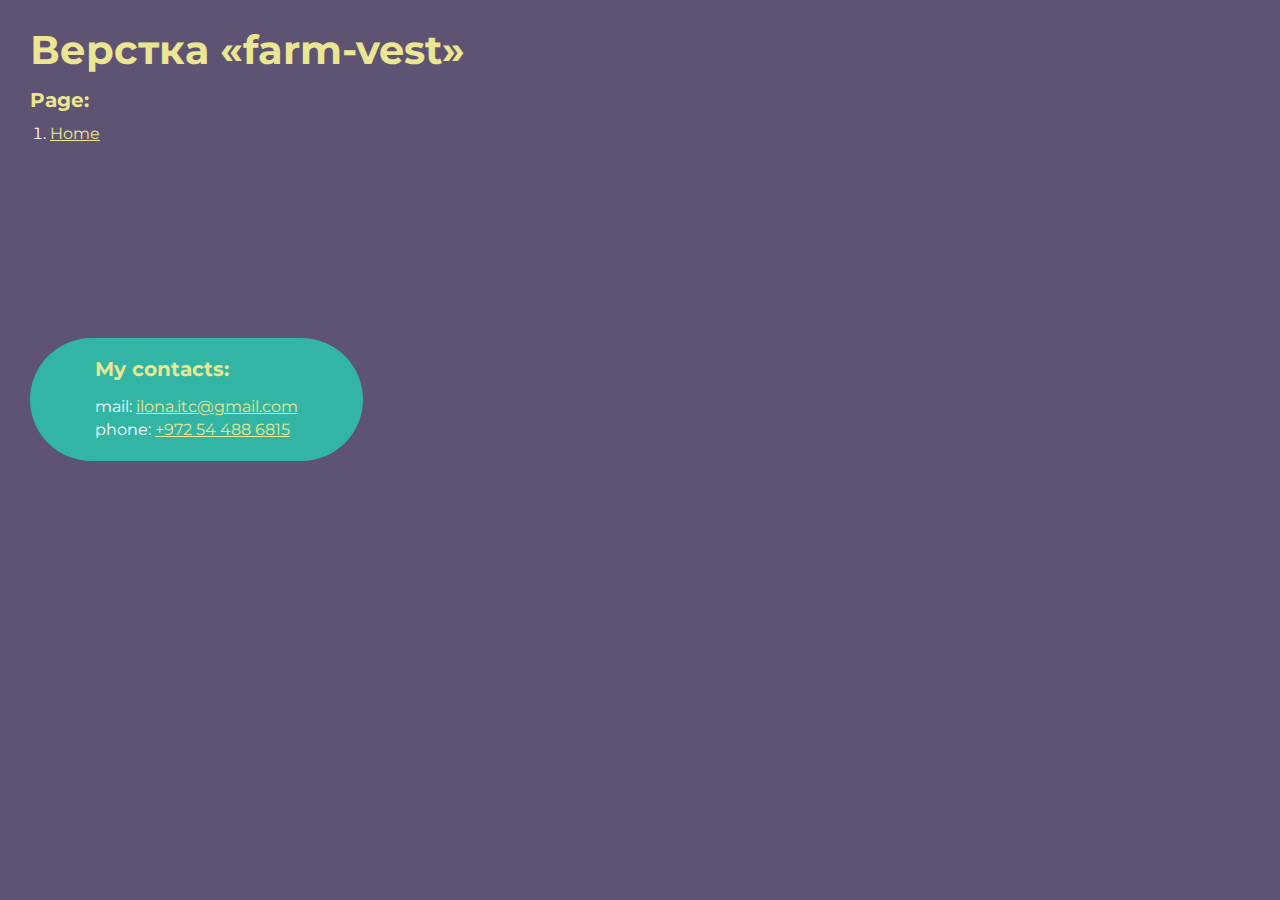
<file: index.html>
<!DOCTYPE html>
<html>

<head>
	<meta charset="UTF-8" />
	<meta name="viewport" content="width=device-width, initial-scale=1.0" />
	<title>Site «farm-vest»</title>
</head>

<body>
	<div class="rootpage">
		<h1>Верстка «farm-vest»</h1>
		<!-- <div class="rootpage__info">Особенности проекта</div> -->
		<h2>Page:</h2>
		<ol class="rootpage__list">
			<li><a target="_blank" href="home.html">Home</a></li>
		</ol>
		<!-- <h2>Попапы:</h2> -->
		<!-- <ol class="rootpage__list">
        <li><a target="_blank" href="home.html#"></a></li>
      </ol> -->
		<!-- <div class="rootpage__tnx">
				<h2>Спасибо за заказ!</h2>
				<p>Буду рад (а) хорошему отзыву.</p>
				<p>Обращайтесь еще!</p>
			</div> -->
		<div class="rootpage__contacts">
			<h2>My contacts:</h2>
			<p>mail: <a href="mailto:ilona.itc@gmail.com">ilona.itc@gmail.com</a></p>
			<p>phone: <a href="tel:+972544886815">+972 54 488 6815</a></p>
			<!-- <p>Соц. сеть: <a href="">ссылка на соц. сеть</a></p> -->
		</div>
	</div>
</body>
<style>
	@charset "UTF-8";
	@import url("https://fonts.googleapis.com/css?family=Montserrat:regular,700&display=swap");

	*,
	*::before,
	*::after {
		padding: 0px;
		margin: 0px;
		border: 0px;
		box-sizing: border-box;
	}

	html,
	body {
		height: 100%;
		margin: 0;
		padding: 0;
		min-width: 320px;
		width: 100%;
		color: #fff;
		background-color: #5e5373;
	}

	body {
		font-family: Montserrat;
		font-size: 100%;
		line-height: 1;
		font-size: 1rem;
	}

	a {
		text-decoration: underline;
		color: #ebe691;
	}

	a:visited {
		text-decoration: underline;
		color: #aaa768;
	}

	a:hover {
		text-decoration: none;
	}

	ul li {
		list-style: none;
	}

	img {
		vertical-align: top;
	}

	.wrapper {
		width: 100%;
		min-height: 100%;
		overflow: hidden;
	}

	.rootpage {
		padding: 30px;
		display: flex;
		flex-direction: column;
		align-items: flex-start;
	}

	@media (max-width: 767px) {
		.rootpage {
			padding: 30px 15px;
		}
	}

	h1 {
		color: #ebe691;
		font-size: 2.5rem;
		margin: 0px 0px 1.25rem 0px;
	}

	@media (max-width: 767px) {
		h1 {
			font-size: 1.85rem;
			margin: 0px 0px 1.25rem 0px;
		}
	}

	h2 {
		color: #ebe691;
		font-size: 1.25rem;
		margin: 0px 0px 1rem 0px;
	}

	@media (max-width: 767px) {
		h2 {
			font-size: 1.125rem;
			margin: 0px 0px 1rem 0px;
		}
	}

	.rootpage__info {
		line-height: 140%;
		margin: 0px 0px 1.5rem 0px;
	}

	.rootpage__list {
		margin: 0px 0px 12.25rem 1.25rem;
	}

	.rootpage__list li:not(:last-child) {
		margin: 0px 0px 15px 0px;
	}

	.rootpage__contacts,
	.rootpage__tnx {
		border-radius: 200px;
		padding: 20px 65px;
		line-height: 140%;
	}

	@media (max-width: 767px) {

		.rootpage__contacts,
		.rootpage__tnx {
			border-radius: 40px;
			padding: 20px;
		}
	}

	.rootpage__contacts {
		background: #32b5a4;
	}

	.rootpage__contacts a {
		color: #ebe691;
	}

	.rootpage__tnx {
		background: #c22d63;
		margin: 0px 0px 1rem 0px;
	}
</style>

</html>
</file>
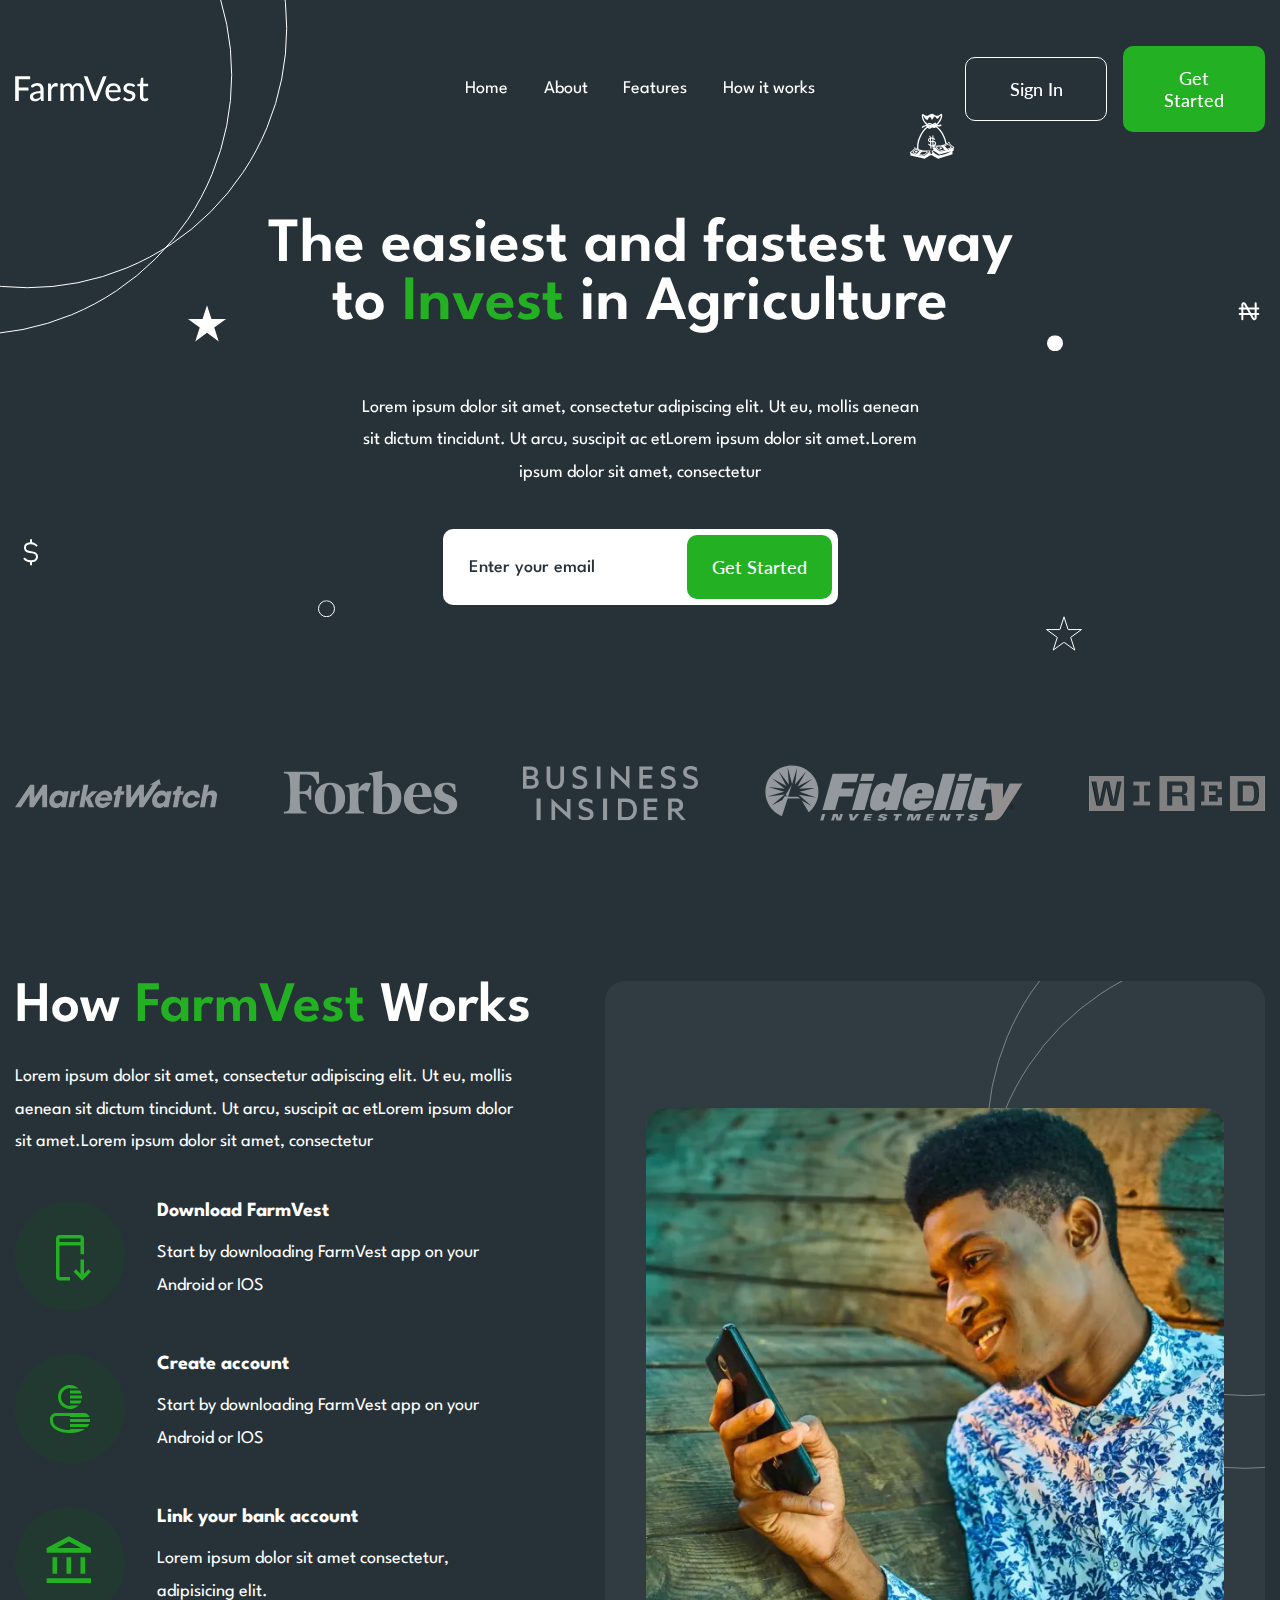
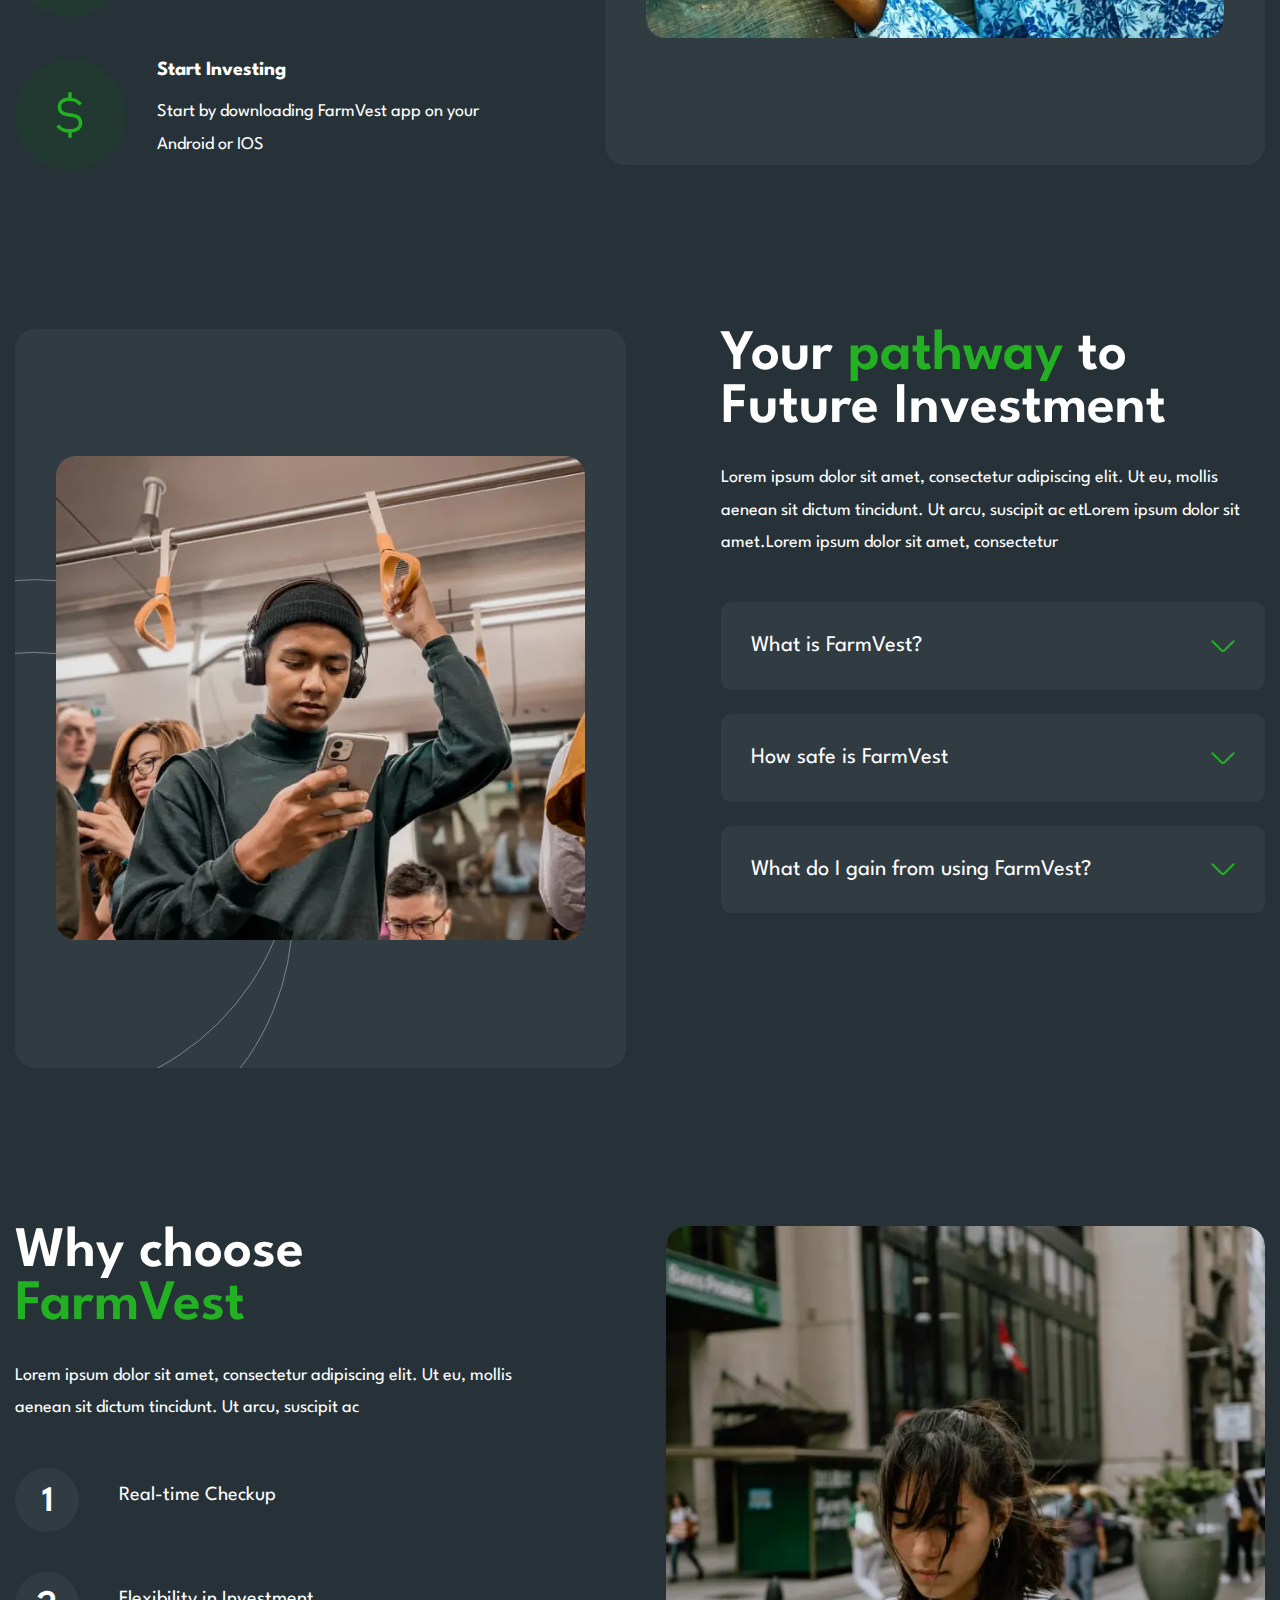
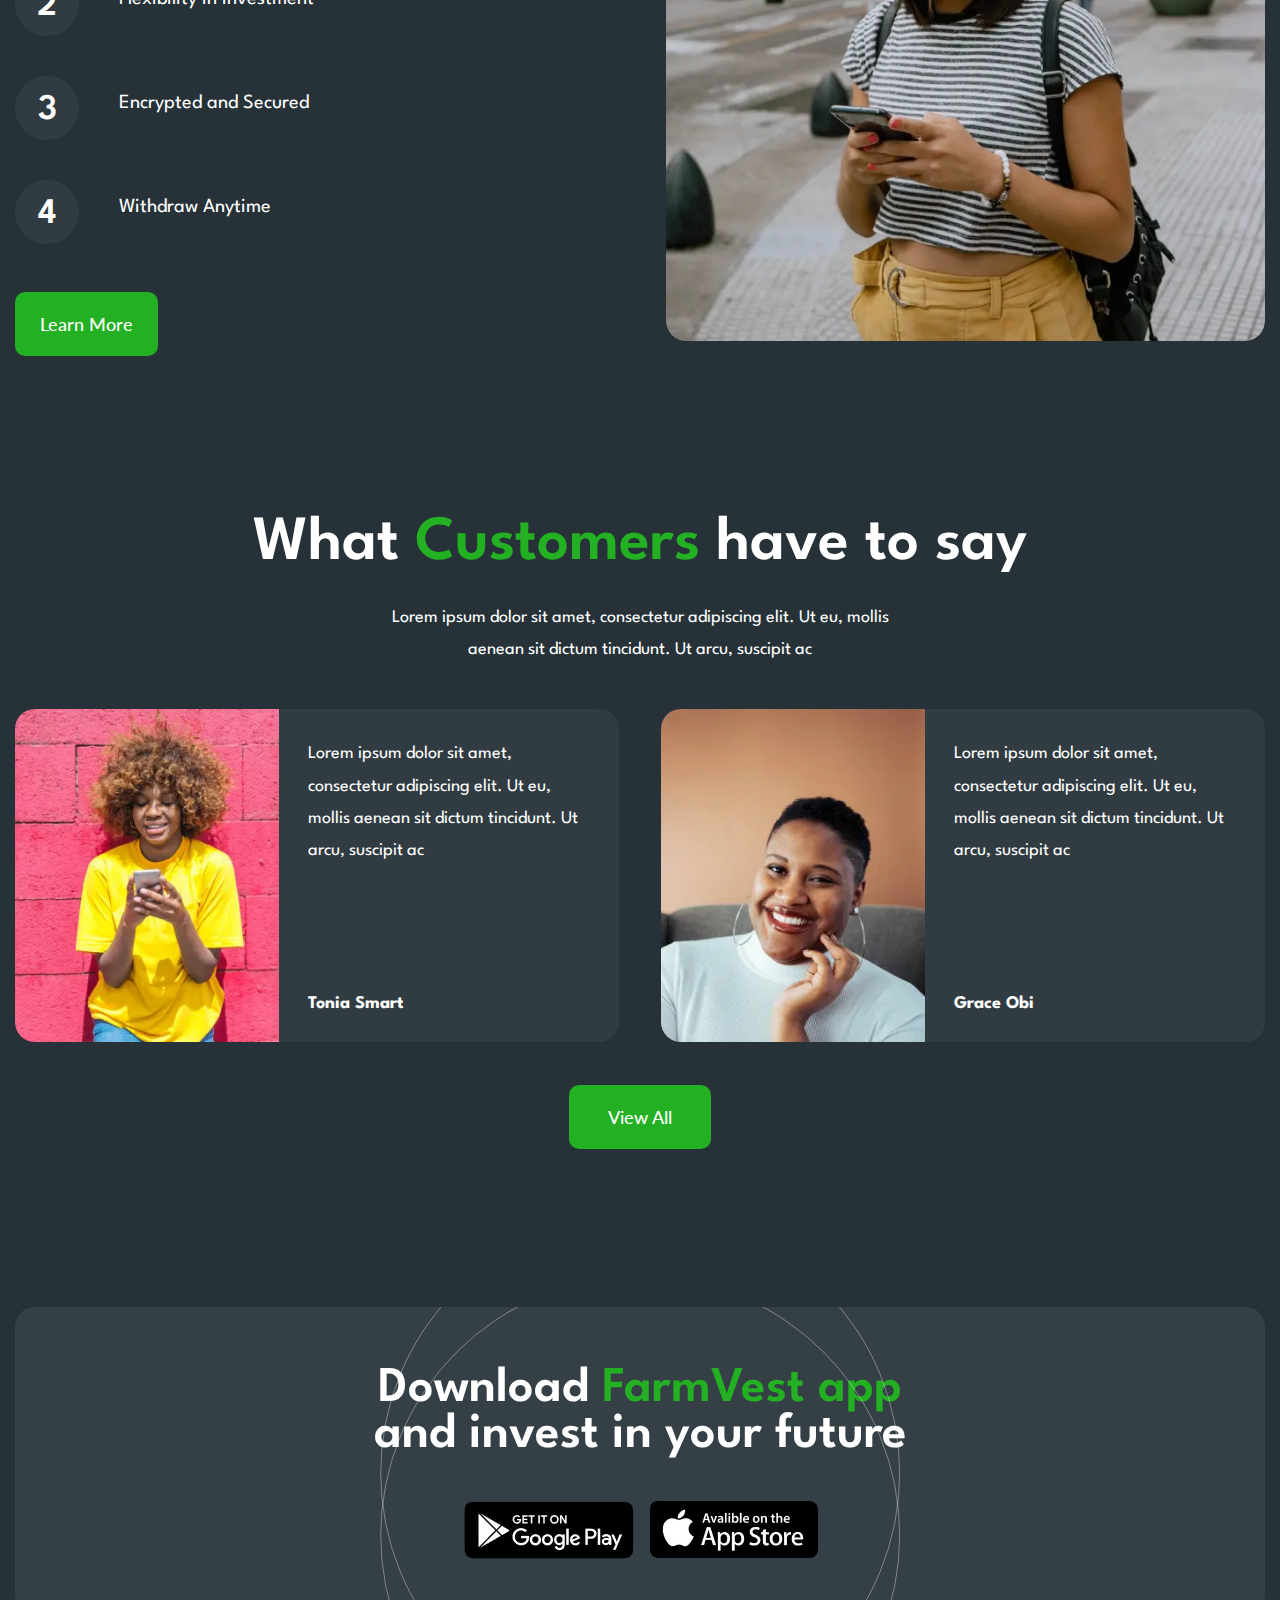
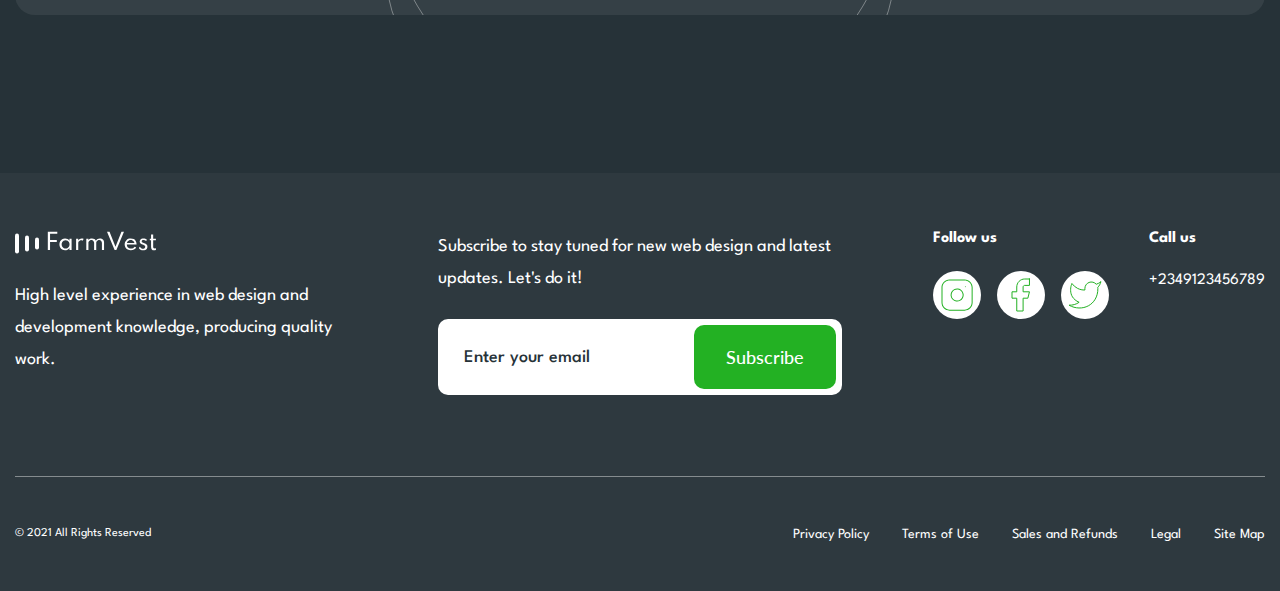
<file: home.html>
<!DOCTYPE html>
<html lang="en">

<head>
	<title>FarmVest</title>
	<meta charset="UTF-8">
	<meta name="format-detection" content="telephone=no">
	<!-- <style>body{opacity: 0;}</style> -->
	<link rel="stylesheet" href="css/style.min.css?_v=20220717135313">
	<link rel="shortcut icon" href="favicon.ico">
	<!-- <meta name="robots" content="noindex, nofollow"> -->
	<meta name="viewport" content="width=device-width, initial-scale=1.0">
</head>

<body>
	<div class="wrapper">
		<header class="header">
			<div class="header__container-big">
				<a href="" class="header__logo"><img src="img/logo.svg" alt="Logo" /></a>
				<div class="header__menu menu">
					<nav class="menu__body">
						<ul class="menu__list">
							<li class="menu__item"><a href="" class="menu__link">Home</a></li>
							<li class="menu__item"><a href="" class="menu__link">About</a></li>
							<li class="menu__item"><a href="" class="menu__link">Features</a></li>
							<li class="menu__item"><a href="" class="menu__link">How it works</a></li>
						</ul>
					</nav>
				</div>
				<div class="header__actions">
					<button type="button" class="header__button button button_border">Sign In</button>
					<button type="button" data-da=".menu__body,767.98" class="header__button button">Get Started</button>
					<button type="button" class="icon-menu"><span></span></button>
				</div>
			</div>
		</header>

		<main class="page">
			<section class="page__main main-block">
				<div data-prlx-parent class="main-block__container-big">
					<div class="main-block__container">
						<div class="main-block__content">
							<h1 class="main-block__title title">The easiest and fastest way to <span>Invest</span> in Agriculture</h1>
							<div class="main-block__text text">Lorem ipsum dolor sit amet, consectetur adipiscing elit. Ut eu, mollis aenean sit dictum tincidunt. Ut arcu, suscipit ac etLorem ipsum dolor sit amet.Lorem ipsum dolor sit amet, consectetur</div>
							<div class="main-block__form">
								<form action="#" class="form">
									<input data-required="email" autocomplete="off" type="text" name="form[]" data-error="Error" placeholder="Enter your email" class="form__input" />
									<button type="submit" class="form__button button">Get Started</button>
								</form>
							</div>
						</div>
						<div data-coefficient="100" data-prlx data-direction="1" class="main-block__icons icons-main-block">
							<div data-prlx-mouse data-prlx-cx="300" data-prlx-cy="300" class="icons-main-block__circle icons-main-block__circle_1"></div>
							<div data-prlx-mouse data-prlx-cx="300" data-prlx-cy="300" data-prlx-dxr data-prlx-dyr class="icons-main-block__circle icons-main-block__circle_2"></div>
							<div data-prlx-mouse data-prlx-cx="10" data-prlx-cy="10" class="icons-main-block__item icons-main-block__item_1">
								<img src="img/main-block/icons/01.svg" alt="Icon" />
							</div>
							<div data-prlx-mouse data-prlx-cx="10" data-prlx-cy="10" data-prlx-dxr data-prlx-dyr class="icons-main-block__item icons-main-block__item_2">
								<img src="img/main-block/icons/02.svg" alt="Icon" />
							</div>
							<div data-prlx-mouse data-prlx-cx="10" data-prlx-cy="10" class="icons-main-block__item icons-main-block__item_3">
								<img src="img/main-block/icons/03.svg" alt="Icon" />
							</div>
							<div data-prlx-mouse data-prlx-cx="10" data-prlx-cy="10" data-prlx-dxr data-prlx-dyr class="icons-main-block__item icons-main-block__item_4">
								<img src="img/main-block/icons/04.svg" alt="Icon" />
							</div>
							<div data-prlx-mouse data-prlx-cx="10" data-prlx-cy="10" class="icons-main-block__item icons-main-block__item_5">
								<img src="img/main-block/icons/05.svg" alt="Icon" />
							</div>
							<div data-prlx-mouse data-prlx-cx="10" data-prlx-cy="10" data-prlx-dxr data-prlx-dyr class="icons-main-block__item icons-main-block__item_6">
								<img src="img/main-block/icons/06.svg" alt="Icon" />
							</div>
							<div data-prlx-mouse data-prlx-cx="10" data-prlx-cy="10" class="icons-main-block__item icons-main-block__item_7">
								<img src="img/main-block/icons/07.svg" alt="Icon" />
							</div>
						</div>
					</div>
				</div>
			</section>
			<div class="page__partners partners">
				<div class="partners__container-big">
					<div class="partners__container">
						<div class="partners__item">
							<img src="img/partners/01.svg" alt="Partners" />
						</div>
						<div class="partners__item">
							<img src="img/partners/02.svg" alt="Partners" />
						</div>
						<div class="partners__item">
							<img src="img/partners/03.svg" alt="Partners" />
						</div>
						<div class="partners__item">
							<img src="img/partners/04.svg" alt="Partners" />
						</div>
						<div class="partners__item">
							<img src="img/partners/05.svg" alt="Partners" />
						</div>
					</div>
				</div>
			</div>
			<section data-prlx-mouse-wrapper class="page__how how">
				<div class="how__container-big">
					<div class="how__container">
						<div class="how__content">
							<h2 class="how__title title title_s64">How <span>FarmVest</span> Works</h2>
							<div class="how__text text">
								<p>Lorem ipsum dolor sit amet, consectetur adipiscing elit. Ut eu, mollis aenean sit dictum tincidunt. Ut arcu, suscipit ac etLorem ipsum dolor sit amet.Lorem ipsum dolor sit amet, consectetur</p>
							</div>
							<div class="how__steps steps-how">
								<div class="steps-how__item">
									<div class="steps-how__icon">
										<img src="img/how-it-works/icons/01.svg" alt="Icon" />
									</div>
									<div class="steps-how__body">
										<div class="steps-how__title">Download FarmVest</div>
										<div class="steps-how__text text">Start by downloading FarmVest app on your Android or IOS</div>
									</div>
								</div>
								<div class="steps-how__item">
									<div class="steps-how__icon">
										<img src="img/how-it-works/icons/02.svg" alt="Icon" />
									</div>
									<div class="steps-how__body">
										<div class="steps-how__title">Create account</div>
										<div class="steps-how__text text">Start by downloading FarmVest app on your Android or IOS</div>
									</div>
								</div>
								<div class="steps-how__item">
									<div class="steps-how__icon">
										<img src="img/how-it-works/icons/03.svg" alt="Icon" />
									</div>
									<div class="steps-how__body">
										<div class="steps-how__title">Link your bank account</div>
										<div class="steps-how__text text">Lorem ipsum dolor sit amet consectetur, adipisicing elit.</div>
									</div>
								</div>
								<div class="steps-how__item">
									<div class="steps-how__icon">
										<img src="img/how-it-works/icons/04.svg" alt="Icon" />
									</div>
									<div class="steps-how__body">
										<div class="steps-how__title">Start Investing</div>
										<div class="steps-how__text text">Start by downloading FarmVest app on your Android or IOS</div>
									</div>
								</div>
							</div>
						</div>
						<div data-prlx-parent class="how__image image-block">
							<div data-coefficient="50" data-prlx data-direction="-1" class="image-block__item">
								<picture><source srcset="img/how-it-works/image.webp" type="image/webp"><img src="img/how-it-works/image.jpg" alt="Image" /></picture>
							</div>
							<div data-prlx-mouse data-prlx-cx="300" data-prlx-cy="300" class="image-block__circle image-block__circle_1"></div>
							<div data-prlx-mouse data-prlx-cx="300" data-prlx-cy="300" data-prlx-dxr data-prlx-dyr class="image-block__circle image-block__circle_2"></div>
						</div>
					</div>
				</div>
			</section>
			<section data-prlx-mouse-wrapper class="page__pathway pathway">
				<div class="pathway__container-big">
					<div class="pathway__container">
						<div data-prlx-parent class="pathway__image image-block">
							<div data-coefficient="50" data-prlx data-direction="-1" class="image-block__item">
								<picture><source srcset="img/pathway/image.webp" type="image/webp"><img src="img/pathway/image.jpg" alt="Image" /></picture>
							</div>
							<div data-prlx-mouse data-prlx-cx="300" data-prlx-cy="300" class="image-block__circle image-block__circle_1"></div>
							<div data-prlx-mouse data-prlx-cx="300" data-prlx-cy="300" data-prlx-dxr data-prlx-dyr class="image-block__circle image-block__circle_2"></div>
						</div>
						<div class="pathway__content">
							<h2 class="pathway__title title title_s64">Your <span>pathway</span> to Future Investment</h2>
							<div class="pathway__text text">
								<p>Lorem ipsum dolor sit amet, consectetur adipiscing elit. Ut eu, mollis aenean sit dictum tincidunt. Ut arcu, suscipit ac etLorem ipsum dolor sit amet.Lorem ipsum dolor sit amet, consectetur</p>
							</div>
							<div data-spollers class="pathway__spollers spollers-pathway">
								<div class="spollers-pathway__item">
									<button type="button" data-spoller class="spollers-pathway__title">What is FarmVest?</button>
									<div class="spollers-pathway__body text">Lorem ipsum dolor, sit amet consectetur adipisicing elit. Libero, unde quaerat aperiam vero rem doloremque maxime itaque molestiae corrupti dolor quos non optio laudantium deserunt architecto doloribus quam ullam fugit!</div>
								</div>
								<div class="spollers-pathway__item">
									<button type="button" data-spoller class="spollers-pathway__title">How safe is FarmVest</button>
									<div class="spollers-pathway__body text">Lorem ipsum dolor, sit amet consectetur adipisicing elit. Libero, unde quaerat aperiam vero rem doloremque maxime itaque molestiae corrupti dolor quos non optio laudantium deserunt architecto doloribus quam ullam fugit!</div>
								</div>
								<div class="spollers-pathway__item">
									<button type="button" data-spoller class="spollers-pathway__title">What do I gain from using FarmVest?</button>
									<div class="spollers-pathway__body text">Lorem ipsum dolor, sit amet consectetur adipisicing elit. Libero, unde quaerat aperiam vero rem doloremque maxime itaque molestiae corrupti dolor quos non optio laudantium deserunt architecto doloribus quam ullam fugit!</div>
								</div>
							</div>
						</div>
					</div>
				</div>
			</section>
			<section data-prlx-mouse-wrapper class="page__why why">
				<div class="why__container-big">
					<div class="why__container">
						<div class="why__content">
							<h2 class="why__title title title_s64">Why choose <span>FarmVest </span></h2>
							<div class="why__text text">
								<p>Lorem ipsum dolor sit amet, consectetur adipiscing elit. Ut eu, mollis aenean sit dictum tincidunt. Ut arcu, suscipit ac</p>
							</div>
							<ol class="why__steps steps-why">
								<li class="steps-why__item">Real-time Checkup</li>
								<li class="steps-why__item">Flexibility in Investment</li>
								<li class="steps-why__item">Encrypted and Secured</li>
								<li class="steps-why__item">Withdraw Anytime</li>
							</ol>
							<a href="" type="submit" class="button why__button">Learn More</a>
						</div>
						<div data-prlx-parent class="why__image image-block">
							<div data-coefficient="50" data-prlx data-direction="-1" class="image-block__item">
								<picture><source srcset="img/why/image.webp" type="image/webp"><img src="img/why/image.jpg" alt="Image" /></picture>
							</div>
							<div data-prlx-mouse data-prlx-cx="300" data-prlx-cy="300" class="image-block__circle image-block__circle_1"></div>
							<div data-prlx-mouse data-prlx-cx="300" data-prlx-cy="300" data-prlx-dxr data-prlx-dyr class="image-block__circle image-block__circle_2"></div>
						</div>
					</div>
				</div>
			</section>
			<section class="page__reviews reviews">
				<div class="reviews__container-big">
					<div class="reviews__container">
						<h2 class="reviews__title title">What <span>Customers</span> have to say</h2>
						<div class="reviews__text text">Lorem ipsum dolor sit amet, consectetur adipiscing elit. Ut eu, mollis aenean sit dictum tincidunt. Ut arcu, suscipit ac</div>
						<div class="reviews__items">
							<div class="reviews__item item-review">
								<div class="item-review__image-ibg">
									<picture><source srcset="img/reviews/01.webp" type="image/webp"><img src="img/reviews/01.jpg" alt="Image" /></picture>
								</div>
								<div class="item-review__body">
									<div class="item-review__text text">Lorem ipsum dolor sit amet, consectetur adipiscing elit. Ut eu, mollis aenean sit dictum tincidunt. Ut arcu, suscipit ac</div>
									<div class="item-review__name">Tonia Smart</div>
								</div>
							</div>
							<div class="reviews__item item-review">
								<div class="item-review__image-ibg">
									<picture><source srcset="img/reviews/02.webp" type="image/webp"><img src="img/reviews/02.jpg" alt="Image" /></picture>
								</div>
								<div class="item-review__body">
									<div class="item-review__text text">Lorem ipsum dolor sit amet, consectetur adipiscing elit. Ut eu, mollis aenean sit dictum tincidunt. Ut arcu, suscipit ac</div>
									<div class="item-review__name">Grace Obi</div>
								</div>
							</div>
						</div>
						<button type="button" class="reviews__button button">View All</button>
					</div>
				</div>
			</section>
			<section data-prlx-mouse-wrapper class="page__download download">
				<div class="download__container-big">
					<div class="download__container">
						<div class="download__body">
							<h2 class="download__title title title_s56">Download <span>FarmVest app</span> and invest in your future</h2>
							<div class="download__apps">
								<a href="" class="download__app">
									<picture><source srcset="img/icons/store.webp" type="image/webp"><img src="img/icons/store.png" alt="GooglePlay" /></picture>
								</a>
								<a href="" class="download__app">
									<picture><source srcset="img/icons/appstore.webp" type="image/webp"><img src="img/icons/appstore.png" alt="AppleStore" /></picture>
								</a>
							</div>
							<div data-prlx-mouse data-prlx-cx="300" data-prlx-cy="300" class="download__circle download__circle_1"></div>
							<div data-prlx-mouse data-prlx-cx="300" data-prlx-cy="300" data-prlx-dxr data-prlx-dyr class="download__circle download__circle_2"></div>
						</div>
					</div>
				</div>
			</section>
		</main>
		<footer class="footer">
			<div class="footer__container-big">
				<div class="footer__container">
					<div class="footer__main main-footer">
						<div class="main-footer__info">
							<a href="" class="main-footer__logo">
								<img src="img/footer-logo.svg" alt="Logo">
							</a>
							<div class="main-footer__text text">High level experience in web design and development knowledge, producing quality work.</div>
						</div>
						<div class="main-footer__form form-main">
							<div class="form-main__text text">Subscribe to stay tuned for new web design and latest updates. Let's do it!</div>
							<form action="#" class="form-main__form form">
								<input data-required="email" autocomplete="off" type="text" name="form[]" data-error="Error" placeholder="Enter your email" class="form__input">
								<button type="submit" class="form__button button">Subscribe</button>
							</form>
						</div>
						<div class="main-footer__contacts">
							<div class="main-footer__social">
								<div class="main-footer__label">Follow us</div>
								<div class="social">
									<a href="" class="social__item">
										<img src="img/icons/social/01.svg" alt="Instagram">
									</a>
									<a href="" class="social__item">
										<img src="img/icons/social/02.svg" alt="Facebook">
									</a>
									<a href="" class="social__item">
										<img src="img/icons/social/03.svg" alt="Twitter">
									</a>
								</div>
							</div>
							<div class="main-footer__call-us">
								<div class="main-footer__label">Call us</div>
								<a href="tel:+2349123456789" class="main-footer__phone">+2349123456789</a>
							</div>
						</div>
					</div>
					<div class="footer__bottom">
						<div class="footer__copy">© 2021 All Rights Reserved</div>
						<nav class="footer__menu menu-footer">
							<ul class="menu-footer__list">
								<li class="menu-footer__item">
									<a href="" class="menu-footer__link">Privacy Policy</a>
								</li>
								<li class="menu-footer__item">
									<a href="" class="menu-footer__link">Terms of Use</a>
								</li>
								<li class="menu-footer__item">
									<a href="" class="menu-footer__link">Sales and Refunds</a>
								</li>
								<li class="menu-footer__item">
									<a href="" class="menu-footer__link">Legal</a>
								</li>
								<li class="menu-footer__item">
									<a href="" class="menu-footer__link">Site Map</a>
								</li>
							</ul>
						</nav>
					</div>
				</div>
			</div>
		</footer>
	</div>
	<!-- <div id="popup" aria-hidden="true" class="popup">
	<div class="popup__wrapper">
		<div class="popup__content">
			<button data-close type="button" class="popup__close">Закрыть</button>
			<div class="popup__text">
				Text
			</div>
		</div>
	</div>
</div> -->
	<script src="js/app.min.js?_v=20220717135313"></script>
</body>

</html>
</file>
<file: css/style.min.css>
@charset "UTF-8";@import url(https://fonts.googleapis.com/css?family=League+Spartan:300,regular,500,600,700&display=swap);@import url(https://fonts.googleapis.com/css?family=Lato:regular,500&display=swap);*{padding:0;margin:0;border:0}*,:after,:before{-webkit-box-sizing:border-box;box-sizing:border-box}body,html{height:100%;min-width:320px}body{color:#fff;line-height:1;font-family:"League Spartan";font-size:1.125rem;-ms-text-size-adjust:100%;-moz-text-size-adjust:100%;-webkit-text-size-adjust:100%;-webkit-font-smoothing:antialiased;-moz-osx-font-smoothing:grayscale}button,input,textarea{font-family:"League Spartan";font-size:inherit}button{cursor:pointer;color:inherit;background-color:inherit}a{color:inherit}a:link,a:visited{text-decoration:none}a:hover{text-decoration:none}ul li{list-style:none}img{vertical-align:top}h1,h2,h3,h4,h5,h6{font-weight:inherit;font-size:inherit}body{background-color:#263238}.lock body{overflow:hidden;-ms-touch-action:none;touch-action:none;-ms-scroll-chaining:none;overscroll-behavior:none}.wrapper{min-height:100%;display:-webkit-box;display:-ms-flexbox;display:flex;-webkit-box-orient:vertical;-webkit-box-direction:normal;-ms-flex-direction:column;flex-direction:column;overflow:hidden}.wrapper>main{-webkit-box-flex:1;-ms-flex:1 1 auto;flex:1 1 auto}.wrapper>*{min-width:0}[class*=__container]{max-width:88.75rem;margin:0 auto}[class*=__container-big]{max-width:101.25rem;-webkit-box-sizing:content-box;box-sizing:content-box;margin:0 auto;padding:0 .9375rem}.form{max-width:33.3125rem;background-color:#fff;border-radius:10px;display:-webkit-box;display:-ms-flexbox;display:flex;padding:.375rem;gap:.3125rem;position:relative}.form__input{height:4rem;-webkit-box-flex:1;-ms-flex:1 1 auto;flex:1 1 auto;padding:0 1.25rem;color:#263238;font-weight:500}.form__input::-webkit-input-placeholder{color:#263238}.form__input::-moz-placeholder{color:#263238}.form__input:-ms-input-placeholder{color:#263238}.form__input::-ms-input-placeholder{color:#263238}.form__input::placeholder{color:#263238}.form__input._form-error{color:red}.form__input._form-error::-webkit-input-placeholder{color:red}.form__input._form-error::-moz-placeholder{color:red}.form__input._form-error:-ms-input-placeholder{color:red}.form__input._form-error::-ms-input-placeholder{color:red}.form__input._form-error::placeholder{color:red}.form__error{position:absolute;top:100%;left:0;color:red;font-size:1rem;margin-top:.625rem;padding-left:1.625rem}.button{font-family:Lato;text-align:center;font-weight:500;display:inline-block;line-height:1.2222222222;padding:1.3125rem 1.5625rem;background-color:#23b123;border-radius:.625rem;-webkit-transition:all .3s ease 0s;-o-transition:all .3s ease 0s;transition:all .3s ease 0s}.button_border{background-color:transparent;border:1px solid #fff;padding:1.25rem 1.5625rem}.button._fw{width:100%}[class*=-ibg]{position:relative}[class*=-ibg] img{position:absolute;width:100%;height:100%;top:0;left:0;-o-object-fit:cover;object-fit:cover}[class*=-ibg_contain] img{-o-object-fit:contain;object-fit:contain}.title{font-weight:600;line-height:.9285714286;font-size:4.375rem;color:#fff}@supports (font-size:clamp(2.8125rem ,2.4365601504rem + 1.8796992481vw ,4.375rem)){.title{font-size:clamp(2.8125rem ,2.4365601504rem + 1.8796992481vw ,4.375rem)}}@supports not (font-size:clamp(2.8125rem ,2.4365601504rem + 1.8796992481vw ,4.375rem)){.title{font-size:calc(2.8125rem + 1.5625 * (100vw - 20rem)/ 83.125)}}@supports (font-size:clamp(2.5rem ,2.1390977444rem + 1.8045112782vw ,4rem)){.title_s64{font-size:clamp(2.5rem ,2.1390977444rem + 1.8045112782vw ,4rem)}}@supports not (font-size:clamp(2.5rem ,2.1390977444rem + 1.8045112782vw ,4rem)){.title_s64{font-size:calc(2.5rem + 1.5 * (100vw - 20rem)/ 83.125)}}@supports (font-size:clamp(2.1875rem ,1.8717105263rem + 1.5789473684vw ,3.5rem)){.title_s56{font-size:clamp(2.1875rem ,1.8717105263rem + 1.5789473684vw ,3.5rem)}}@supports not (font-size:clamp(2.1875rem ,1.8717105263rem + 1.5789473684vw ,3.5rem)){.title_s56{font-size:calc(2.1875rem + 1.3125 * (100vw - 20rem)/ 83.125)}}.title span{color:#23b123}.text{line-height:180%}.image-block{-ms-flex-item-align:start;-ms-grid-row-align:start;align-self:start;display:-webkit-box;display:-ms-flexbox;display:flex;overflow:hidden;background:rgba(255,255,255,.05);border-radius:1.25rem;position:relative}@supports (padding-top:clamp(1.875rem ,-0.155075188rem + 10.1503759398vw ,10.3125rem)){.image-block{padding-top:clamp(1.875rem ,-.155075188rem + 10.1503759398vw ,10.3125rem)}}@supports not (padding-top:clamp(1.875rem ,-0.155075188rem + 10.1503759398vw ,10.3125rem)){.image-block{padding-top:calc(1.875rem + 8.4375 * (100vw - 20rem)/ 83.125)}}@supports (padding-bottom:clamp(1.875rem ,-0.155075188rem + 10.1503759398vw ,10.3125rem)){.image-block{padding-bottom:clamp(1.875rem ,-.155075188rem + 10.1503759398vw ,10.3125rem)}}@supports not (padding-bottom:clamp(1.875rem ,-0.155075188rem + 10.1503759398vw ,10.3125rem)){.image-block{padding-bottom:calc(1.875rem + 8.4375 * (100vw - 20rem)/ 83.125)}}@supports (padding-left:clamp(1.875rem ,1.6494360902rem + 1.1278195489vw ,2.8125rem)){.image-block{padding-left:clamp(1.875rem ,1.6494360902rem + 1.1278195489vw ,2.8125rem)}}@supports not (padding-left:clamp(1.875rem ,1.6494360902rem + 1.1278195489vw ,2.8125rem)){.image-block{padding-left:calc(1.875rem + .9375 * (100vw - 20rem)/ 83.125)}}@supports (padding-right:clamp(1.875rem ,1.6494360902rem + 1.1278195489vw ,2.8125rem)){.image-block{padding-right:clamp(1.875rem ,1.6494360902rem + 1.1278195489vw ,2.8125rem)}}@supports not (padding-right:clamp(1.875rem ,1.6494360902rem + 1.1278195489vw ,2.8125rem)){.image-block{padding-right:calc(1.875rem + .9375 * (100vw - 20rem)/ 83.125)}}.image-block__circle{position:absolute;top:0;right:0}@supports (width:clamp(21.875rem ,18.3411654135rem + 17.6691729323vw ,36.5625rem)){.image-block__circle{width:clamp(21.875rem ,18.3411654135rem + 17.6691729323vw ,36.5625rem)}}@supports not (width:clamp(21.875rem ,18.3411654135rem + 17.6691729323vw ,36.5625rem)){.image-block__circle{width:calc(21.875rem + 14.6875 * (100vw - 20rem)/ 83.125)}}@supports (height:clamp(21.875rem ,18.3411654135rem + 17.6691729323vw ,36.5625rem)){.image-block__circle{height:clamp(21.875rem ,18.3411654135rem + 17.6691729323vw ,36.5625rem)}}@supports not (height:clamp(21.875rem ,18.3411654135rem + 17.6691729323vw ,36.5625rem)){.image-block__circle{height:calc(21.875rem + 14.6875 * (100vw - 20rem)/ 83.125)}}.image-block__circle::before{content:"";position:absolute;border-radius:50%;border:1px solid rgba(255,255,255,.37);width:100%;height:100%;top:0;left:0}.image-block__circle_1::before{-webkit-transform:translate(calc(50% - 1.125rem),-20%);-ms-transform:translate(calc(50% - 1.125rem),-20%);transform:translate(calc(50% - 1.125rem),-20%)}.image-block__circle_2::before{-webkit-transform:translate(calc(50% - 1.25rem),-6%);-ms-transform:translate(calc(50% - 1.25rem),-6%);transform:translate(calc(50% - 1.25rem),-6%)}.image-block__item{text-align:center;position:relative;z-index:2;-webkit-box-flex:1;-ms-flex:1 1 100%;flex:1 1 100%}.image-block__item img{max-width:100%;border-radius:1.25rem}.header{position:fixed;top:0;left:0;width:100%;z-index:50;-webkit-transition:all .3s ease 0s;-o-transition:all .3s ease 0s;transition:all .3s ease 0s}@supports (padding-top:clamp(0.625rem ,-0.1268796992rem + 3.7593984962vw ,3.75rem)){.header{padding-top:clamp(.625rem ,-.1268796992rem + 3.7593984962vw ,3.75rem)}}@supports not (padding-top:clamp(0.625rem ,-0.1268796992rem + 3.7593984962vw ,3.75rem)){.header{padding-top:calc(.625rem + 3.125 * (100vw - 20rem)/ 83.125)}}@supports (padding-bottom:clamp(0.625rem ,-0.1268796992rem + 3.7593984962vw ,3.75rem)){.header{padding-bottom:clamp(.625rem ,-.1268796992rem + 3.7593984962vw ,3.75rem)}}@supports not (padding-bottom:clamp(0.625rem ,-0.1268796992rem + 3.7593984962vw ,3.75rem)){.header{padding-bottom:calc(.625rem + 3.125 * (100vw - 20rem)/ 83.125)}}.header._header-scroll{padding-top:1.25rem;padding-bottom:1.25rem;background-color:rgba(0,0,0,.6)}.header__container-big{display:-ms-grid;display:grid;-ms-grid-columns:18.75rem 1fr 18.75rem;grid-template-columns:18.75rem 1fr 18.75rem;-webkit-box-align:center;-ms-flex-align:center;align-items:center}.header__logo{position:relative;z-index:5}@supports (width:clamp(7.5rem ,6.2042253521rem + 2.6995305164vw ,8.9375rem)){.header__logo{width:clamp(7.5rem ,6.2042253521rem + 2.6995305164vw ,8.9375rem)}}@supports not (width:clamp(7.5rem ,6.2042253521rem + 2.6995305164vw ,8.9375rem)){.header__logo{width:calc(7.5rem + 1.4375 * (100vw - 48rem)/ 53.25)}}.header__logo img{max-width:100%}.header__actions{position:relative;z-index:5;display:-webkit-box;display:-ms-flexbox;display:flex;gap:1rem;-webkit-box-align:center;-ms-flex-align:center;align-items:center}.menu{padding:0 .625rem}.menu__list{display:-webkit-box;display:-ms-flexbox;display:flex;-ms-flex-wrap:wrap;flex-wrap:wrap;-webkit-box-pack:center;-ms-flex-pack:center;justify-content:center;-webkit-box-align:center;-ms-flex-align:center;align-items:center;row-gap:.625rem;-webkit-column-gap:2.75rem;-moz-column-gap:2.75rem;column-gap:2.75rem}@supports ((-moz-column-gap:clamp(0.9375rem ,0.5014097744rem + 2.1804511278vw ,2.75rem)) or (column-gap:clamp(0.9375rem ,0.5014097744rem + 2.1804511278vw ,2.75rem))){.menu__list{-webkit-column-gap:clamp(.9375rem ,.5014097744rem + 2.1804511278vw ,2.75rem);-moz-column-gap:clamp(.9375rem ,.5014097744rem + 2.1804511278vw ,2.75rem);column-gap:clamp(.9375rem ,.5014097744rem + 2.1804511278vw ,2.75rem)}}@supports not ((-moz-column-gap:clamp(0.9375rem ,0.5014097744rem + 2.1804511278vw ,2.75rem)) or (column-gap:clamp(0.9375rem ,0.5014097744rem + 2.1804511278vw ,2.75rem))){.menu__list{-webkit-column-gap:calc(.9375rem + 1.8125 * (100vw - 20rem)/ 83.125);-moz-column-gap:calc(.9375rem + 1.8125 * (100vw - 20rem)/ 83.125);column-gap:calc(.9375rem + 1.8125 * (100vw - 20rem)/ 83.125)}}.menu__link{-webkit-transition:color .3s ease 0s;-o-transition:color .3s ease 0s;transition:color .3s ease 0s}.icon-menu{display:none}.footer{background:rgba(53,64,70,.5)}.footer__main{border-bottom:1px solid rgba(255,255,255,.42)}@supports (padding-top:clamp(1.875rem ,1.3035714286rem + 2.8571428571vw ,4.25rem)){.footer__main{padding-top:clamp(1.875rem ,1.3035714286rem + 2.8571428571vw ,4.25rem)}}@supports not (padding-top:clamp(1.875rem ,1.3035714286rem + 2.8571428571vw ,4.25rem)){.footer__main{padding-top:calc(1.875rem + 2.375 * (100vw - 20rem)/ 83.125)}}@supports (padding-bottom:clamp(1.875rem ,0.8223684211rem + 5.2631578947vw ,6.25rem)){.footer__main{padding-bottom:clamp(1.875rem ,.8223684211rem + 5.2631578947vw ,6.25rem)}}@supports not (padding-bottom:clamp(1.875rem ,0.8223684211rem + 5.2631578947vw ,6.25rem)){.footer__main{padding-bottom:calc(1.875rem + 4.375 * (100vw - 20rem)/ 83.125)}}.footer__bottom{display:-webkit-box;display:-ms-flexbox;display:flex;-webkit-box-align:center;-ms-flex-align:center;align-items:center;-webkit-box-pack:justify;-ms-flex-pack:justify;justify-content:space-between;gap:1.875rem}@supports (padding-top:clamp(1.875rem ,1.4990601504rem + 1.8796992481vw ,3.4375rem)){.footer__bottom{padding-top:clamp(1.875rem ,1.4990601504rem + 1.8796992481vw ,3.4375rem)}}@supports not (padding-top:clamp(1.875rem ,1.4990601504rem + 1.8796992481vw ,3.4375rem)){.footer__bottom{padding-top:calc(1.875rem + 1.5625 * (100vw - 20rem)/ 83.125)}}@supports (padding-bottom:clamp(1.875rem ,1.4990601504rem + 1.8796992481vw ,3.4375rem)){.footer__bottom{padding-bottom:clamp(1.875rem ,1.4990601504rem + 1.8796992481vw ,3.4375rem)}}@supports not (padding-bottom:clamp(1.875rem ,1.4990601504rem + 1.8796992481vw ,3.4375rem)){.footer__bottom{padding-bottom:calc(1.875rem + 1.5625 * (100vw - 20rem)/ 83.125)}}.footer__copy{font-size:.75rem;line-height:1.1666666667}.main-footer{display:-ms-grid;display:grid;-webkit-column-gap:1.25rem;-moz-column-gap:1.25rem;column-gap:1.25rem;row-gap:2.5rem;-ms-grid-columns:(1fr)[3];grid-template-columns:repeat(3,1fr)}.main-footer__info{max-width:20.625rem}.main-footer__logo{display:inline-block}.main-footer__logo:not(:last-child){margin-bottom:1.5rem}.main-footer__form{-ms-grid-column-align:center;justify-self:center}.main-footer__contacts{display:-webkit-box;display:-ms-flexbox;display:flex}@supports (gap:clamp(1.25rem ,0.8289473684rem + 2.1052631579vw ,3rem)){.main-footer__contacts{gap:clamp(1.25rem ,.8289473684rem + 2.1052631579vw ,3rem)}}@supports not (gap:clamp(1.25rem ,0.8289473684rem + 2.1052631579vw ,3rem)){.main-footer__contacts{gap:calc(1.25rem + 1.75 * (100vw - 20rem)/ 83.125)}}.main-footer__label{font-weight:700;font-size:1rem}.main-footer__label:not(:last-child){margin-bottom:1.5rem}.main-footer__phone{font-size:1rem}.form-main__text:not(:last-child){margin-bottom:1.5rem}.social{display:-webkit-box;display:-ms-flexbox;display:flex;gap:1rem}.social__item{-webkit-box-flex:0;-ms-flex:0 0 3rem;flex:0 0 3rem;width:3rem;height:3rem;border-radius:50%;background-color:#fff;display:-webkit-box;display:-ms-flexbox;display:flex;-webkit-box-pack:center;-ms-flex-pack:center;justify-content:center;-webkit-box-align:center;-ms-flex-align:center;align-items:center;-webkit-transition:all .3s ease 0s;-o-transition:all .3s ease 0s;transition:all .3s ease 0s}.menu-footer__list{display:-webkit-box;display:-ms-flexbox;display:flex;-ms-flex-wrap:wrap;flex-wrap:wrap;-webkit-box-pack:center;-ms-flex-pack:center;justify-content:center}@supports (gap:clamp(0.9375rem ,0.5615601504rem + 1.8796992481vw ,2.5rem)){.menu-footer__list{gap:clamp(.9375rem ,.5615601504rem + 1.8796992481vw ,2.5rem)}}@supports not (gap:clamp(0.9375rem ,0.5615601504rem + 1.8796992481vw ,2.5rem)){.menu-footer__list{gap:calc(.9375rem + 1.5625 * (100vw - 20rem)/ 83.125)}}.menu-footer__link{font-size:.875rem;line-height:1.1428571429}.main-block__container-big{position:relative}.main-block__content{position:relative;z-index:2;display:-webkit-box;display:-ms-flexbox;display:flex;-webkit-box-orient:vertical;-webkit-box-direction:normal;-ms-flex-direction:column;flex-direction:column;-webkit-box-pack:center;-ms-flex-pack:center;justify-content:center;-webkit-box-align:center;-ms-flex-align:center;align-items:center;text-align:center}@supports (padding-top:clamp(8.125rem ,6.3204887218rem + 9.022556391vw ,15.625rem)){.main-block__content{padding-top:clamp(8.125rem ,6.3204887218rem + 9.022556391vw ,15.625rem)}}@supports not (padding-top:clamp(8.125rem ,6.3204887218rem + 9.022556391vw ,15.625rem)){.main-block__content{padding-top:calc(8.125rem + 7.5 * (100vw - 20rem)/ 83.125)}}@supports (padding-bottom:clamp(3.125rem ,0.8693609023rem + 11.2781954887vw ,12.5rem)){.main-block__content{padding-bottom:clamp(3.125rem ,.8693609023rem + 11.2781954887vw ,12.5rem)}}@supports not (padding-bottom:clamp(3.125rem ,0.8693609023rem + 11.2781954887vw ,12.5rem)){.main-block__content{padding-bottom:calc(3.125rem + 9.375 * (100vw - 20rem)/ 83.125)}}.main-block__title{max-width:46.875rem}@supports (margin-bottom:clamp(1.875rem ,1.2885338346rem + 2.9323308271vw ,4.3125rem)){.main-block__title:not(:last-child){margin-bottom:clamp(1.875rem ,1.2885338346rem + 2.9323308271vw ,4.3125rem)}}@supports not (margin-bottom:clamp(1.875rem ,1.2885338346rem + 2.9323308271vw ,4.3125rem)){.main-block__title:not(:last-child){margin-bottom:calc(1.875rem + 2.4375 * (100vw - 20rem)/ 83.125)}}.main-block__text{max-width:35.625rem}@supports (margin-bottom:clamp(1.25rem ,0.8289473684rem + 2.1052631579vw ,3rem)){.main-block__text:not(:last-child){margin-bottom:clamp(1.25rem ,.8289473684rem + 2.1052631579vw ,3rem)}}@supports not (margin-bottom:clamp(1.25rem ,0.8289473684rem + 2.1052631579vw ,3rem)){.main-block__text:not(:last-child){margin-bottom:calc(1.25rem + 1.75 * (100vw - 20rem)/ 83.125)}}.icons-main-block{position:absolute;width:100%;height:100%;top:0;left:0;pointer-events:none}.icons-main-block__item{position:absolute}.icons-main-block__item_1{top:69.3018480493%;left:.9375rem}.icons-main-block__item_2{top:39.0143737166%;left:14.6296296296%}.icons-main-block__item_3{top:77.7207392197%;left:24.8765432099%}.icons-main-block__item_4{top:13.7577002053%;left:70.9259259259%}.icons-main-block__item_5{top:43.0184804928%;left:81.7901234568%}.icons-main-block__item_6{top:79.6714579055%;left:81.5432098765%}.icons-main-block__item_7{top:37.6796714579%;right:.9375rem}.icons-main-block__circle{pointer-events:none;position:absolute;top:0;left:0}@supports (width:clamp(21.875rem ,18.3411654135rem + 17.6691729323vw ,36.5625rem)){.icons-main-block__circle{width:clamp(21.875rem ,18.3411654135rem + 17.6691729323vw ,36.5625rem)}}@supports not (width:clamp(21.875rem ,18.3411654135rem + 17.6691729323vw ,36.5625rem)){.icons-main-block__circle{width:calc(21.875rem + 14.6875 * (100vw - 20rem)/ 83.125)}}@supports (height:clamp(21.875rem ,18.3411654135rem + 17.6691729323vw ,36.5625rem)){.icons-main-block__circle{height:clamp(21.875rem ,18.3411654135rem + 17.6691729323vw ,36.5625rem)}}@supports not (height:clamp(21.875rem ,18.3411654135rem + 17.6691729323vw ,36.5625rem)){.icons-main-block__circle{height:calc(21.875rem + 14.6875 * (100vw - 20rem)/ 83.125)}}.icons-main-block__circle::before{content:"";display:block;border-radius:50%;border:1px solid #fff;width:100%;height:100%}.icons-main-block__circle_1::before{-webkit-transform:translate(calc(-50% - 1.75rem),-37%);-ms-transform:translate(calc(-50% - 1.75rem),-37%);transform:translate(calc(-50% - 1.75rem),-37%)}.icons-main-block__circle_2::before{-webkit-transform:translate(calc(-50% + 1.6875rem),-46%);-ms-transform:translate(calc(-50% + 1.6875rem),-46%);transform:translate(calc(-50% + 1.6875rem),-46%)}@supports (padding-bottom:clamp(3.125rem ,0.8693609023rem + 11.2781954887vw ,12.5rem)){.partners{padding-bottom:clamp(3.125rem ,.8693609023rem + 11.2781954887vw ,12.5rem)}}@supports not (padding-bottom:clamp(3.125rem ,0.8693609023rem + 11.2781954887vw ,12.5rem)){.partners{padding-bottom:calc(3.125rem + 9.375 * (100vw - 20rem)/ 83.125)}}.partners__container{display:-webkit-box;display:-ms-flexbox;display:flex;-webkit-box-pack:justify;-ms-flex-pack:justify;justify-content:space-between;gap:1.5625rem;-webkit-box-align:center;-ms-flex-align:center;align-items:center;-ms-flex-wrap:wrap;flex-wrap:wrap}.partners__item{text-align:center}.partners__item img{max-width:100%}@supports (padding-bottom:clamp(1.5625rem ,0.4346804511rem + 5.6390977444vw ,6.25rem)){.how{padding-bottom:clamp(1.5625rem ,.4346804511rem + 5.6390977444vw ,6.25rem)}}@supports not (padding-bottom:clamp(1.5625rem ,0.4346804511rem + 5.6390977444vw ,6.25rem)){.how{padding-bottom:calc(1.5625rem + 4.6875 * (100vw - 20rem)/ 83.125)}}.how__container{display:-ms-grid;display:grid;row-gap:1.875rem}@supports (padding-right:clamp(1.875rem ,-7.5408878505rem + 15.1869158879vw ,5.9375rem)){.how__content{padding-right:clamp(1.875rem ,-7.5408878505rem + 15.1869158879vw ,5.9375rem)}}@supports not (padding-right:clamp(1.875rem ,-7.5408878505rem + 15.1869158879vw ,5.9375rem)){.how__content{padding-right:calc(1.875rem + 4.0625 * (100vw - 62rem)/ 26.75)}}@supports (margin-bottom:clamp(1.25rem ,1.0996240602rem + 0.7518796992vw ,1.875rem)){.how__title:not(:last-child){margin-bottom:clamp(1.25rem ,1.0996240602rem + .7518796992vw ,1.875rem)}}@supports not (margin-bottom:clamp(1.25rem ,1.0996240602rem + 0.7518796992vw ,1.875rem)){.how__title:not(:last-child){margin-bottom:calc(1.25rem + .625 * (100vw - 20rem)/ 83.125)}}@supports (margin-bottom:clamp(1.875rem ,1.6043233083rem + 1.3533834586vw ,3rem)){.how__text:not(:last-child){margin-bottom:clamp(1.875rem ,1.6043233083rem + 1.3533834586vw ,3rem)}}@supports not (margin-bottom:clamp(1.875rem ,1.6043233083rem + 1.3533834586vw ,3rem)){.how__text:not(:last-child){margin-bottom:calc(1.875rem + 1.125 * (100vw - 20rem)/ 83.125)}}.steps-how__item{max-width:30.625rem;display:-webkit-box;display:-ms-flexbox;display:flex;-webkit-box-align:start;-ms-flex-align:start;align-items:flex-start;gap:2rem}@supports (margin-bottom:clamp(1.875rem ,1.6043233083rem + 1.3533834586vw ,3rem)){.steps-how__item:not(:last-child){margin-bottom:clamp(1.875rem ,1.6043233083rem + 1.3533834586vw ,3rem)}}@supports not (margin-bottom:clamp(1.875rem ,1.6043233083rem + 1.3533834586vw ,3rem)){.steps-how__item:not(:last-child){margin-bottom:calc(1.875rem + 1.125 * (100vw - 20rem)/ 83.125)}}.steps-how__icon{border-radius:50%;-webkit-box-flex:0;-ms-flex:0 0 6.875rem;flex:0 0 6.875rem;width:6.875rem;height:6.875rem;display:-webkit-box;display:-ms-flexbox;display:flex;-webkit-box-pack:center;-ms-flex-pack:center;justify-content:center;-webkit-box-align:center;-ms-flex-align:center;align-items:center;background:rgba(0,128,0,.1)}.steps-how__title{font-size:1.25rem;font-weight:700}.steps-how__title:not(:last-child){margin-bottom:1rem}@supports (padding-top:clamp(1.5625rem ,0.4346804511rem + 5.6390977444vw ,6.25rem)){.pathway{padding-top:clamp(1.5625rem ,.4346804511rem + 5.6390977444vw ,6.25rem)}}@supports not (padding-top:clamp(1.5625rem ,0.4346804511rem + 5.6390977444vw ,6.25rem)){.pathway{padding-top:calc(1.5625rem + 4.6875 * (100vw - 20rem)/ 83.125)}}@supports (padding-bottom:clamp(1.5625rem ,0.4346804511rem + 5.6390977444vw ,6.25rem)){.pathway{padding-bottom:clamp(1.5625rem ,.4346804511rem + 5.6390977444vw ,6.25rem)}}@supports not (padding-bottom:clamp(1.5625rem ,0.4346804511rem + 5.6390977444vw ,6.25rem)){.pathway{padding-bottom:calc(1.5625rem + 4.6875 * (100vw - 20rem)/ 83.125)}}.pathway__container{display:-webkit-box;display:-ms-flexbox;display:flex;row-gap:1.875rem}.pathway__image{-webkit-box-flex:0;-ms-flex:0 0 48.8732394366%;flex:0 0 48.8732394366%}.pathway__image .image-block__circle{top:auto;right:auto;left:0;bottom:0}.pathway__image .image-block__circle_1::before{-webkit-transform:translate(calc(-50% + 1.125rem),20%);-ms-transform:translate(calc(-50% + 1.125rem),20%);transform:translate(calc(-50% + 1.125rem),20%)}.pathway__image .image-block__circle_2::before{-webkit-transform:translate(calc(-50% + 1.25rem),6%);-ms-transform:translate(calc(-50% + 1.25rem),6%);transform:translate(calc(-50% + 1.25rem),6%)}.pathway__content{-webkit-box-flex:1;-ms-flex:1 1 auto;flex:1 1 auto}@supports (padding-left:clamp(1.875rem ,-12.0315420561rem + 22.4299065421vw ,7.875rem)){.pathway__content{padding-left:clamp(1.875rem ,-12.0315420561rem + 22.4299065421vw ,7.875rem)}}@supports not (padding-left:clamp(1.875rem ,-12.0315420561rem + 22.4299065421vw ,7.875rem)){.pathway__content{padding-left:calc(1.875rem + 6 * (100vw - 62rem)/ 26.75)}}@supports (margin-bottom:clamp(1.25rem ,1.0996240602rem + 0.7518796992vw ,1.875rem)){.pathway__title:not(:last-child){margin-bottom:clamp(1.25rem ,1.0996240602rem + .7518796992vw ,1.875rem)}}@supports not (margin-bottom:clamp(1.25rem ,1.0996240602rem + 0.7518796992vw ,1.875rem)){.pathway__title:not(:last-child){margin-bottom:calc(1.25rem + .625 * (100vw - 20rem)/ 83.125)}}@supports (margin-bottom:clamp(1.875rem ,1.6043233083rem + 1.3533834586vw ,3rem)){.pathway__text:not(:last-child){margin-bottom:clamp(1.875rem ,1.6043233083rem + 1.3533834586vw ,3rem)}}@supports not (margin-bottom:clamp(1.875rem ,1.6043233083rem + 1.3533834586vw ,3rem)){.pathway__text:not(:last-child){margin-bottom:calc(1.875rem + 1.125 * (100vw - 20rem)/ 83.125)}}.pathway__spollers{display:-ms-grid;display:grid;gap:1.5rem}.spollers-pathway__item{border-radius:.625rem;overflow:hidden;background:rgba(255,255,255,.05)}.spollers-pathway__title{width:100%;background-color:transparent;display:block;text-align:left;padding:1.5rem 1.875rem;display:-webkit-box;display:-ms-flexbox;display:flex;line-height:177%;-webkit-box-align:center;-ms-flex-align:center;align-items:center;gap:.625rem;-webkit-box-pack:justify;-ms-flex-pack:justify;justify-content:space-between}@supports (font-size:clamp(1.125rem ,1.0347744361rem + 0.4511278195vw ,1.5rem)){.spollers-pathway__title{font-size:clamp(1.125rem ,1.0347744361rem + .4511278195vw ,1.5rem)}}@supports not (font-size:clamp(1.125rem ,1.0347744361rem + 0.4511278195vw ,1.5rem)){.spollers-pathway__title{font-size:calc(1.125rem + .375 * (100vw - 20rem)/ 83.125)}}.spollers-pathway__title::after{content:"";background:url(../img/icons/arrow.svg) center/100% no-repeat;-webkit-box-flex:0;-ms-flex:0 0 1.5rem;flex:0 0 1.5rem;height:1.5rem;-webkit-transition:all .3s ease 0s;-o-transition:all .3s ease 0s;transition:all .3s ease 0s}.spollers-pathway__title._spoller-active::after{-webkit-transform:rotate(-180deg);-ms-transform:rotate(-180deg);transform:rotate(-180deg)}.spollers-pathway__body{padding:0 1.875rem 1.5rem 1.875rem}@supports (padding-top:clamp(1.5625rem ,0.4346804511rem + 5.6390977444vw ,6.25rem)){.why{padding-top:clamp(1.5625rem ,.4346804511rem + 5.6390977444vw ,6.25rem)}}@supports not (padding-top:clamp(1.5625rem ,0.4346804511rem + 5.6390977444vw ,6.25rem)){.why{padding-top:calc(1.5625rem + 4.6875 * (100vw - 20rem)/ 83.125)}}@supports (padding-bottom:clamp(1.5625rem ,0.4346804511rem + 5.6390977444vw ,6.25rem)){.why{padding-bottom:clamp(1.5625rem ,.4346804511rem + 5.6390977444vw ,6.25rem)}}@supports not (padding-bottom:clamp(1.5625rem ,0.4346804511rem + 5.6390977444vw ,6.25rem)){.why{padding-bottom:calc(1.5625rem + 4.6875 * (100vw - 20rem)/ 83.125)}}.why__container{display:-ms-grid;display:grid;row-gap:1.875rem}@supports (padding-right:clamp(1.875rem ,-19.4193925234rem + 34.3457943925vw ,11.0625rem)){.why__content{padding-right:clamp(1.875rem ,-19.4193925234rem + 34.3457943925vw ,11.0625rem)}}@supports not (padding-right:clamp(1.875rem ,-19.4193925234rem + 34.3457943925vw ,11.0625rem)){.why__content{padding-right:calc(1.875rem + 9.1875 * (100vw - 62rem)/ 26.75)}}@supports (margin-bottom:clamp(1.25rem ,1.0996240602rem + 0.7518796992vw ,1.875rem)){.why__title:not(:last-child){margin-bottom:clamp(1.25rem ,1.0996240602rem + .7518796992vw ,1.875rem)}}@supports not (margin-bottom:clamp(1.25rem ,1.0996240602rem + 0.7518796992vw ,1.875rem)){.why__title:not(:last-child){margin-bottom:calc(1.25rem + .625 * (100vw - 20rem)/ 83.125)}}@supports (margin-bottom:clamp(1.875rem ,1.6043233083rem + 1.3533834586vw ,3rem)){.why__text:not(:last-child){margin-bottom:clamp(1.875rem ,1.6043233083rem + 1.3533834586vw ,3rem)}}@supports not (margin-bottom:clamp(1.875rem ,1.6043233083rem + 1.3533834586vw ,3rem)){.why__text:not(:last-child){margin-bottom:calc(1.875rem + 1.125 * (100vw - 20rem)/ 83.125)}}@supports (margin-bottom:clamp(1.875rem ,1.4990601504rem + 1.8796992481vw ,3.4375rem)){.why__steps:not(:last-child){margin-bottom:clamp(1.875rem ,1.4990601504rem + 1.8796992481vw ,3.4375rem)}}@supports not (margin-bottom:clamp(1.875rem ,1.4990601504rem + 1.8796992481vw ,3.4375rem)){.why__steps:not(:last-child){margin-bottom:calc(1.875rem + 1.5625 * (100vw - 20rem)/ 83.125)}}.why__button{min-width:13.875rem}.why__image{padding:0}.steps-why{list-style-type:none;counter-reset:item;display:-ms-grid;display:grid}@supports (gap:clamp(1.25rem ,0.8289473684rem + 2.1052631579vw ,3rem)){.steps-why{gap:clamp(1.25rem ,.8289473684rem + 2.1052631579vw ,3rem)}}@supports not (gap:clamp(1.25rem ,0.8289473684rem + 2.1052631579vw ,3rem)){.steps-why{gap:calc(1.25rem + 1.75 * (100vw - 20rem)/ 83.125)}}.steps-why__item{font-size:1.25rem;line-height:2.75;display:-webkit-box;display:-ms-flexbox;display:flex}@supports (gap:clamp(1.25rem ,0.8289473684rem + 2.1052631579vw ,3rem)){.steps-why__item{gap:clamp(1.25rem ,.8289473684rem + 2.1052631579vw ,3rem)}}@supports not (gap:clamp(1.25rem ,0.8289473684rem + 2.1052631579vw ,3rem)){.steps-why__item{gap:calc(1.25rem + 1.75 * (100vw - 20rem)/ 83.125)}}.steps-why__item::before{counter-increment:item;content:counter(item);border-radius:50%;width:4rem;height:4rem;background:rgba(255,255,255,.05);font-size:2.25rem;text-align:center;line-height:4.375rem;font-weight:600}@supports (padding-top:clamp(1.5625rem ,0.4346804511rem + 5.6390977444vw ,6.25rem)){.reviews{padding-top:clamp(1.5625rem ,.4346804511rem + 5.6390977444vw ,6.25rem)}}@supports not (padding-top:clamp(1.5625rem ,0.4346804511rem + 5.6390977444vw ,6.25rem)){.reviews{padding-top:calc(1.5625rem + 4.6875 * (100vw - 20rem)/ 83.125)}}@supports (padding-bottom:clamp(3.125rem ,0.8693609023rem + 11.2781954887vw ,12.5rem)){.reviews{padding-bottom:clamp(3.125rem ,.8693609023rem + 11.2781954887vw ,12.5rem)}}@supports not (padding-bottom:clamp(3.125rem ,0.8693609023rem + 11.2781954887vw ,12.5rem)){.reviews{padding-bottom:calc(3.125rem + 9.375 * (100vw - 20rem)/ 83.125)}}.reviews__container{display:-ms-grid;display:grid;-webkit-box-align:center;-ms-flex-align:center;align-items:center;justify-items:center}.reviews__title{text-align:center}@supports (margin-bottom:clamp(1.25rem ,1.0695488722rem + 0.9022556391vw ,2rem)){.reviews__title:not(:last-child){margin-bottom:clamp(1.25rem ,1.0695488722rem + .9022556391vw ,2rem)}}@supports not (margin-bottom:clamp(1.25rem ,1.0695488722rem + 0.9022556391vw ,2rem)){.reviews__title:not(:last-child){margin-bottom:calc(1.25rem + .75 * (100vw - 20rem)/ 83.125)}}.reviews__text{text-align:center;max-width:31.25rem}@supports (margin-bottom:clamp(1.875rem ,1.6043233083rem + 1.3533834586vw ,3rem)){.reviews__text:not(:last-child){margin-bottom:clamp(1.875rem ,1.6043233083rem + 1.3533834586vw ,3rem)}}@supports not (margin-bottom:clamp(1.875rem ,1.6043233083rem + 1.3533834586vw ,3rem)){.reviews__text:not(:last-child){margin-bottom:calc(1.875rem + 1.125 * (100vw - 20rem)/ 83.125)}}.reviews__items{display:-webkit-box;display:-ms-flexbox;display:flex}@supports (gap:clamp(1.5625rem ,1.2166353383rem + 1.7293233083vw ,3rem)){.reviews__items{gap:clamp(1.5625rem ,1.2166353383rem + 1.7293233083vw ,3rem)}}@supports not (gap:clamp(1.5625rem ,1.2166353383rem + 1.7293233083vw ,3rem)){.reviews__items{gap:calc(1.5625rem + 1.4375 * (100vw - 20rem)/ 83.125)}}@supports (margin-bottom:clamp(1.875rem ,1.6043233083rem + 1.3533834586vw ,3rem)){.reviews__items:not(:last-child){margin-bottom:clamp(1.875rem ,1.6043233083rem + 1.3533834586vw ,3rem)}}@supports not (margin-bottom:clamp(1.875rem ,1.6043233083rem + 1.3533834586vw ,3rem)){.reviews__items:not(:last-child){margin-bottom:calc(1.875rem + 1.125 * (100vw - 20rem)/ 83.125)}}.reviews__item{-webkit-box-flex:0;-ms-flex:0 1 50%;flex:0 1 50%}.reviews__button{min-width:13.875rem}.item-review{display:-webkit-box;display:-ms-flexbox;display:flex;background:rgba(255,255,255,.05);border-radius:1.25rem;overflow:hidden}.item-review__image-ibg{padding-bottom:54.9562682216%;-webkit-box-flex:0;-ms-flex:0 0 43.7317784257%;flex:0 0 43.7317784257%}.item-review__body{display:-webkit-box;display:-ms-flexbox;display:flex;-webkit-box-orient:vertical;-webkit-box-direction:normal;-ms-flex-direction:column;flex-direction:column;gap:.9375rem;-webkit-box-pack:justify;-ms-flex-pack:justify;justify-content:space-between}@supports (padding:clamp(1.25rem ,1.0695488722rem + 0.9022556391vw ,2rem)){.item-review__body{padding:clamp(1.25rem ,1.0695488722rem + .9022556391vw ,2rem)}}@supports not (padding:clamp(1.25rem ,1.0695488722rem + 0.9022556391vw ,2rem)){.item-review__body{padding:calc(1.25rem + .75 * (100vw - 20rem)/ 83.125)}}.item-review__name{font-weight:700}@supports (padding-bottom:clamp(3.125rem ,0.8693609023rem + 11.2781954887vw ,12.5rem)){.download{padding-bottom:clamp(3.125rem ,.8693609023rem + 11.2781954887vw ,12.5rem)}}@supports not (padding-bottom:clamp(3.125rem ,0.8693609023rem + 11.2781954887vw ,12.5rem)){.download{padding-bottom:calc(3.125rem + 9.375 * (100vw - 20rem)/ 83.125)}}.download__body{overflow:hidden;position:relative;background:rgba(255,255,255,.07);border-radius:1.25rem;text-align:center;display:-ms-grid;display:grid;justify-items:center}@supports (padding-top:clamp(1.875rem ,1.2734962406rem + 3.007518797vw ,4.375rem)){.download__body{padding-top:clamp(1.875rem ,1.2734962406rem + 3.007518797vw ,4.375rem)}}@supports not (padding-top:clamp(1.875rem ,1.2734962406rem + 3.007518797vw ,4.375rem)){.download__body{padding-top:calc(1.875rem + 2.5 * (100vw - 20rem)/ 83.125)}}@supports (padding-bottom:clamp(1.875rem ,1.3486842105rem + 2.6315789474vw ,4.0625rem)){.download__body{padding-bottom:clamp(1.875rem ,1.3486842105rem + 2.6315789474vw ,4.0625rem)}}@supports not (padding-bottom:clamp(1.875rem ,1.3486842105rem + 2.6315789474vw ,4.0625rem)){.download__body{padding-bottom:calc(1.875rem + 2.1875 * (100vw - 20rem)/ 83.125)}}@supports (padding-left:clamp(1.25rem ,1.0996240602rem + 0.7518796992vw ,1.875rem)){.download__body{padding-left:clamp(1.25rem ,1.0996240602rem + .7518796992vw ,1.875rem)}}@supports not (padding-left:clamp(1.25rem ,1.0996240602rem + 0.7518796992vw ,1.875rem)){.download__body{padding-left:calc(1.25rem + .625 * (100vw - 20rem)/ 83.125)}}@supports (padding-right:clamp(1.25rem ,1.0996240602rem + 0.7518796992vw ,1.875rem)){.download__body{padding-right:clamp(1.25rem ,1.0996240602rem + .7518796992vw ,1.875rem)}}@supports not (padding-right:clamp(1.25rem ,1.0996240602rem + 0.7518796992vw ,1.875rem)){.download__body{padding-right:calc(1.25rem + .625 * (100vw - 20rem)/ 83.125)}}.download__title{max-width:37.5rem}@supports (margin-bottom:clamp(1.25rem ,0.8139097744rem + 2.1804511278vw ,3.0625rem)){.download__title:not(:last-child){margin-bottom:clamp(1.25rem ,.8139097744rem + 2.1804511278vw ,3.0625rem)}}@supports not (margin-bottom:clamp(1.25rem ,0.8139097744rem + 2.1804511278vw ,3.0625rem)){.download__title:not(:last-child){margin-bottom:calc(1.25rem + 1.8125 * (100vw - 20rem)/ 83.125)}}.download__apps{position:relative;z-index:2;display:-webkit-box;display:-ms-flexbox;display:flex;-webkit-box-pack:center;-ms-flex-pack:center;justify-content:center;-webkit-box-align:center;-ms-flex-align:center;align-items:center;gap:.9375rem;-ms-flex-wrap:wrap;flex-wrap:wrap}.download__circle{position:absolute;top:0;left:50%}@supports (width:clamp(21.875rem ,18.3411654135rem + 17.6691729323vw ,36.5625rem)){.download__circle{width:clamp(21.875rem ,18.3411654135rem + 17.6691729323vw ,36.5625rem)}}@supports not (width:clamp(21.875rem ,18.3411654135rem + 17.6691729323vw ,36.5625rem)){.download__circle{width:calc(21.875rem + 14.6875 * (100vw - 20rem)/ 83.125)}}@supports (height:clamp(21.875rem ,18.3411654135rem + 17.6691729323vw ,36.5625rem)){.download__circle{height:clamp(21.875rem ,18.3411654135rem + 17.6691729323vw ,36.5625rem)}}@supports not (height:clamp(21.875rem ,18.3411654135rem + 17.6691729323vw ,36.5625rem)){.download__circle{height:calc(21.875rem + 14.6875 * (100vw - 20rem)/ 83.125)}}.download__circle::before{content:"";position:absolute;border-radius:50%;border:1px solid rgba(255,255,255,.37);width:100%;height:100%;top:0;left:0}.download__circle_1::before{-webkit-transform:translate(-50%,-18%);-ms-transform:translate(-50%,-18%);transform:translate(-50%,-18%)}.download__circle_2::before{-webkit-transform:translate(-50%,-6%);-ms-transform:translate(-50%,-6%);transform:translate(-50%,-6%)}@media (min-width:29.99875em){.main-footer__contacts{-ms-grid-column-align:end;justify-self:end}}@media (min-width:61.99875em){.button{min-width:8.875rem}.how__container{-ms-grid-columns:1fr 52.8169014085%;grid-template-columns:1fr 52.8169014085%}.why__container{-ms-grid-columns:1fr 47.8873239437%;grid-template-columns:1fr 47.8873239437%}}@media (max-width:62em){.how__content{padding-right:inherit}.pathway__content{padding-left:inherit}.why__content{padding-right:inherit}}@media (max-width:73.75em){.main-footer__contacts{-webkit-box-orient:vertical;-webkit-box-direction:normal;-ms-flex-direction:column;flex-direction:column}}@media (max-width:68.75em){.partners__container{-webkit-box-pack:center;-ms-flex-pack:center;justify-content:center}}@media (max-width:67.5em){.header__container-big{-ms-grid-columns:auto 1fr auto;grid-template-columns:auto 1fr auto}}@media (max-width:61.99875em){.button{padding:.9375rem 1.25rem}.button_border{padding:.875rem 1.25rem}.main-footer{-ms-grid-columns:(1fr)[2];grid-template-columns:repeat(2,1fr)}.main-footer__info{-webkit-box-ordinal-group:2;-ms-flex-order:1;order:1}.main-footer__form{-webkit-box-ordinal-group:4;-ms-flex-order:3;order:3}.main-footer__contacts{-webkit-box-ordinal-group:3;-ms-flex-order:2;order:2}.pathway__container{-webkit-box-orient:vertical;-webkit-box-direction:reverse;-ms-flex-direction:column-reverse;flex-direction:column-reverse}.pathway__image{width:100%}.item-review{-webkit-box-orient:vertical;-webkit-box-direction:normal;-ms-flex-direction:column;flex-direction:column}}@media (max-width:47.99875em){.menu__body{position:fixed;width:100%;height:100%;display:-webkit-box;display:-ms-flexbox;display:flex;-webkit-box-orient:vertical;-webkit-box-direction:normal;-ms-flex-direction:column;flex-direction:column;-webkit-box-align:center;-ms-flex-align:center;align-items:center;top:0;left:-100%;-webkit-transition:all .3s ease 0s;-o-transition:all .3s ease 0s;transition:all .3s ease 0s;overflow:auto;background-color:#1b2327;gap:1.875rem;padding-left:.9375rem;padding-right:.9375rem;padding-bottom:1.875rem}@supports (padding-top:clamp(7.5rem ,4.8214285714rem + 13.3928571429vw ,11.25rem)){.menu__body{padding-top:clamp(7.5rem ,4.8214285714rem + 13.3928571429vw ,11.25rem)}}@supports not (padding-top:clamp(7.5rem ,4.8214285714rem + 13.3928571429vw ,11.25rem)){.menu__body{padding-top:calc(7.5rem + 3.75 * (100vw - 20rem)/ 28)}}.menu__body::before{content:"";position:fixed;top:0;left:-100%;-webkit-transition:all .3s ease 0s;-o-transition:all .3s ease 0s;transition:all .3s ease 0s;width:100%;background-color:#141a1d;z-index:2}@supports (height:clamp(4.5rem ,3.0267857143rem + 7.3660714286vw ,6.5625rem)){.menu__body::before{height:clamp(4.5rem ,3.0267857143rem + 7.3660714286vw ,6.5625rem)}}@supports not (height:clamp(4.5rem ,3.0267857143rem + 7.3660714286vw ,6.5625rem)){.menu__body::before{height:calc(4.5rem + 2.0625 * (100vw - 20rem)/ 28)}}.menu-open .menu__body{left:0}.menu-open .menu__body::before{left:0}.menu__list{-webkit-box-orient:vertical;-webkit-box-direction:normal;-ms-flex-direction:column;flex-direction:column;text-align:center;row-gap:1.875rem}.menu__link{font-size:2.5rem}.icon-menu{display:block;position:relative;width:1.875rem;height:1.125rem;cursor:pointer;z-index:5}.icon-menu span,.icon-menu::after,.icon-menu::before{content:"";-webkit-transition:all .3s ease 0s;-o-transition:all .3s ease 0s;transition:all .3s ease 0s;right:0;position:absolute;width:100%;height:.125rem;background-color:#fff}.icon-menu::before{top:0}.icon-menu::after{bottom:0}.icon-menu span{top:calc(50% - .0625rem)}.menu-open .icon-menu span{width:0}.menu-open .icon-menu::before{top:calc(50% - .0625rem);-webkit-transform:rotate(-45deg);-ms-transform:rotate(-45deg);transform:rotate(-45deg)}.menu-open .icon-menu::after{bottom:calc(50% - .0625rem);-webkit-transform:rotate(45deg);-ms-transform:rotate(45deg);transform:rotate(45deg)}.footer__bottom{-webkit-box-orient:vertical;-webkit-box-direction:reverse;-ms-flex-direction:column-reverse;flex-direction:column-reverse}.icons-main-block{opacity:.2}}@media (max-width:29.99875em){.main-footer{-ms-grid-columns:1fr;grid-template-columns:1fr}.how__title{text-align:center}.how__text{text-align:center}.steps-how{text-align:center}.steps-how__item{-webkit-box-orient:vertical;-webkit-box-direction:normal;-ms-flex-direction:column;flex-direction:column;-webkit-box-pack:center;-ms-flex-pack:center;justify-content:center;-webkit-box-align:center;-ms-flex-align:center;align-items:center}.pathway__title{text-align:center}.pathway__text{text-align:center}.spollers-pathway__title{line-height:130%;padding:1.125rem 1.25rem}.spollers-pathway__body{padding:0 1.25rem 1.125rem 1.25rem}.why__title{text-align:center}.why__text{text-align:center}.why__button{width:100%}.reviews__items{-webkit-box-orient:vertical;-webkit-box-direction:normal;-ms-flex-direction:column;flex-direction:column}}@media (max-width:26.875em){.form{-webkit-box-orient:vertical;-webkit-box-direction:normal;-ms-flex-direction:column;flex-direction:column}.main-block__form{width:100%}}@media (max-width:61.99875em) and (min-width:29.99875em){.main-footer__form{-ms-grid-column-span:2;grid-column:span 2}}@media (any-hover:hover){.button:hover{background-color:#1b8b1b}.button_border:hover{border:1px solid #23b123;color:#23b123;background-color:transparent}.menu__link:hover{color:#23b123}.social__item:hover{background-color:#d4f1dc}}
</file>
